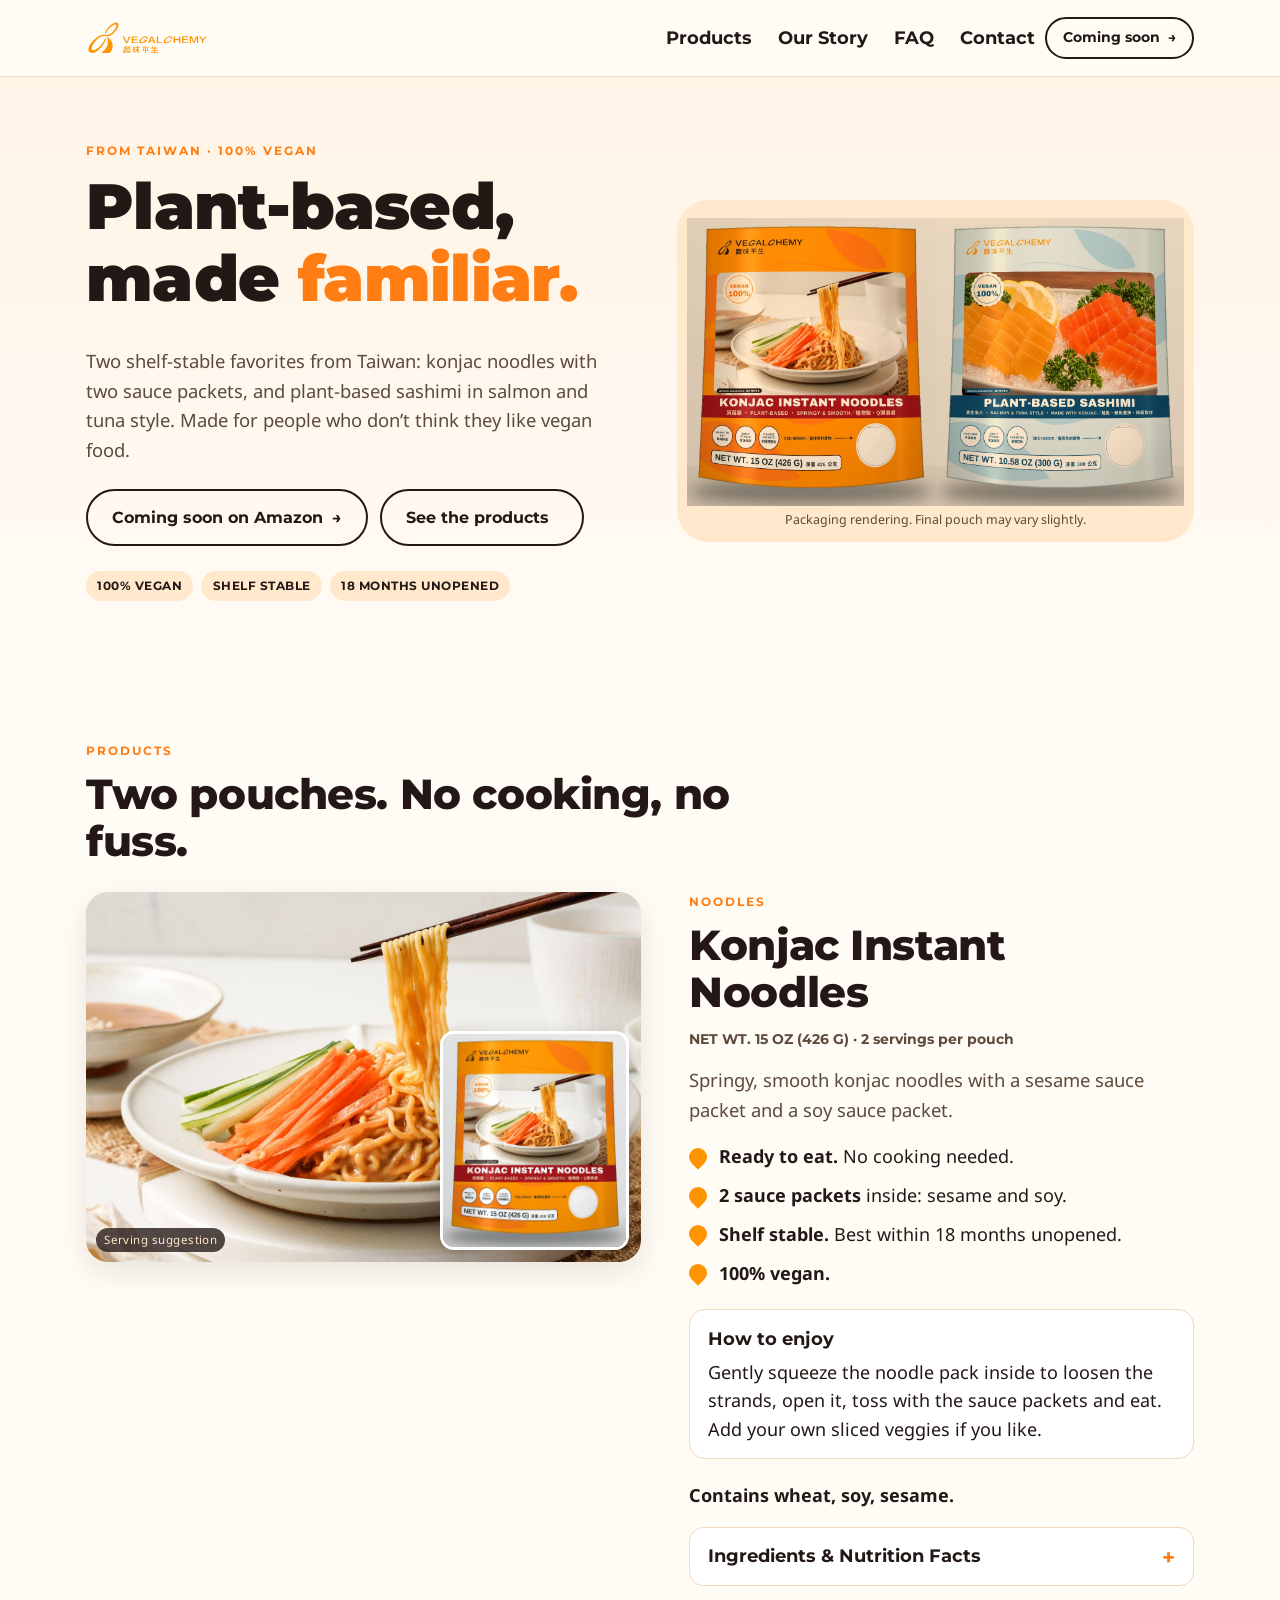
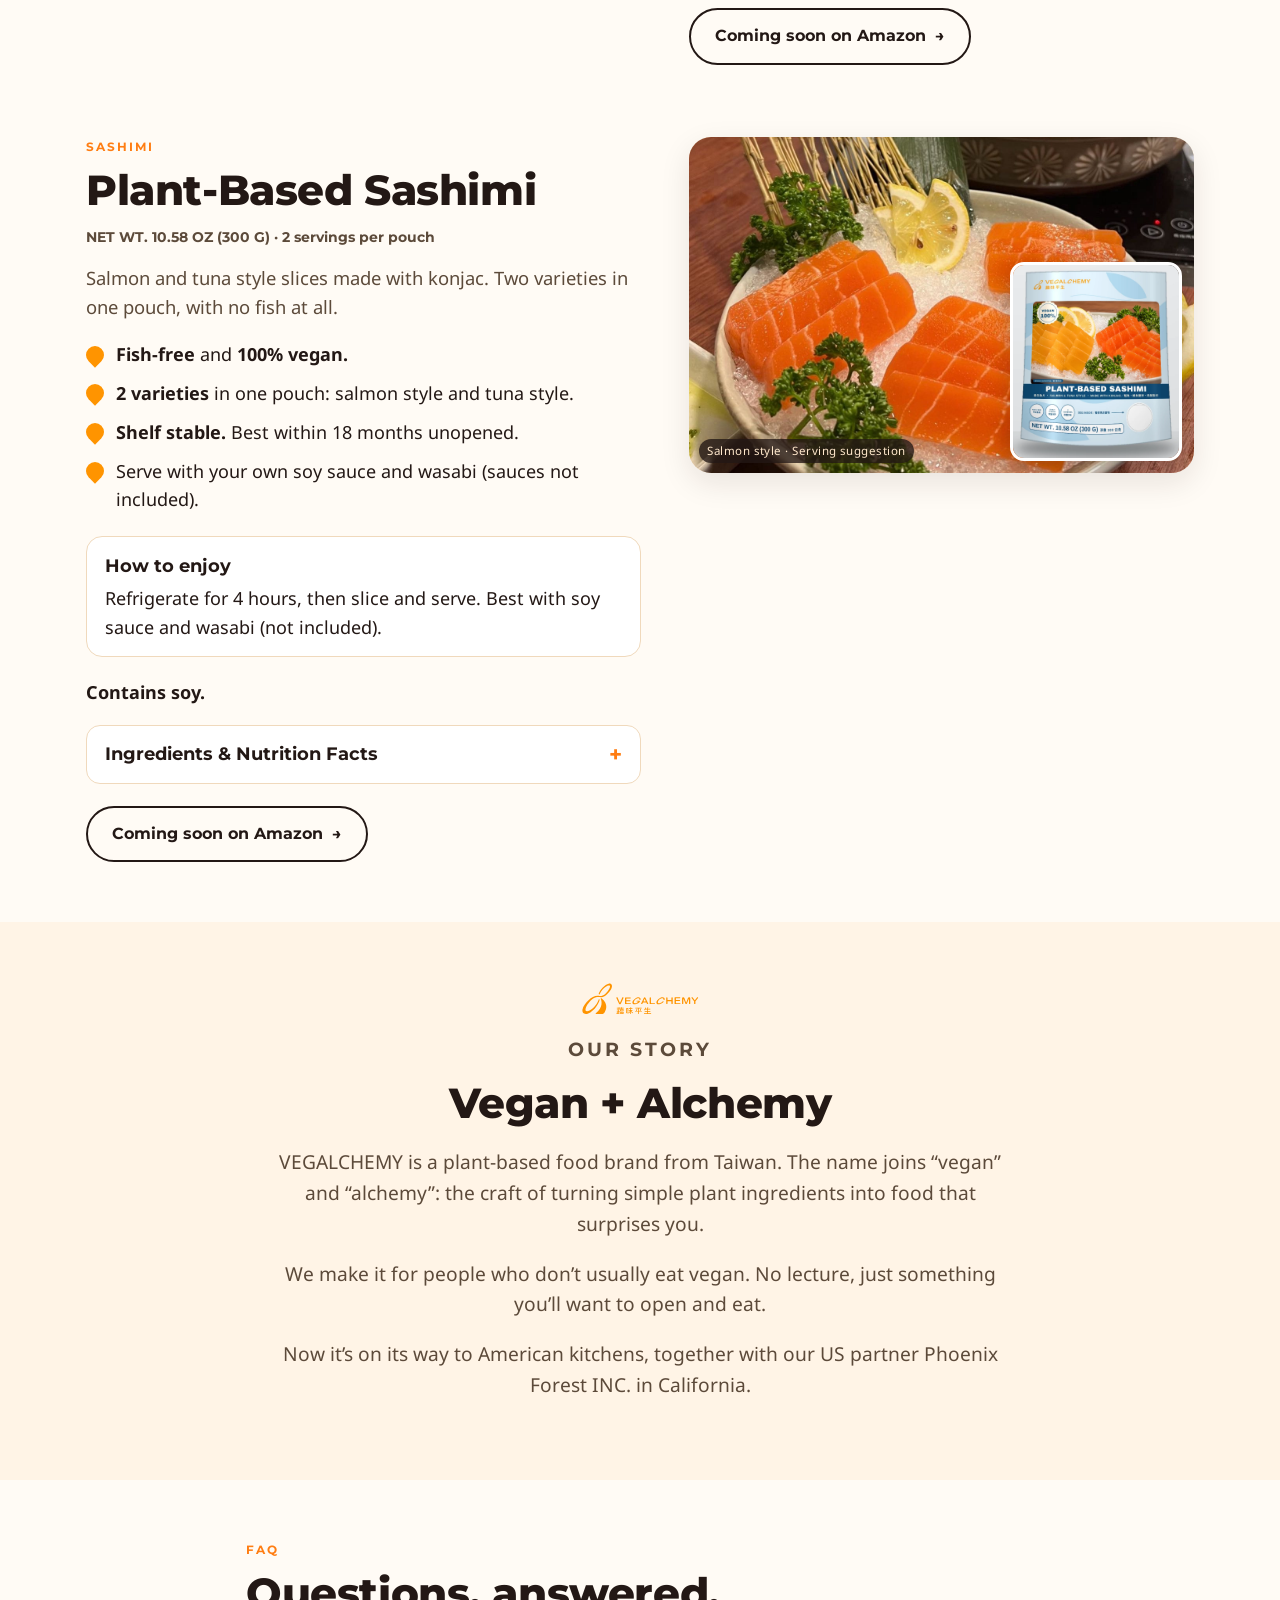
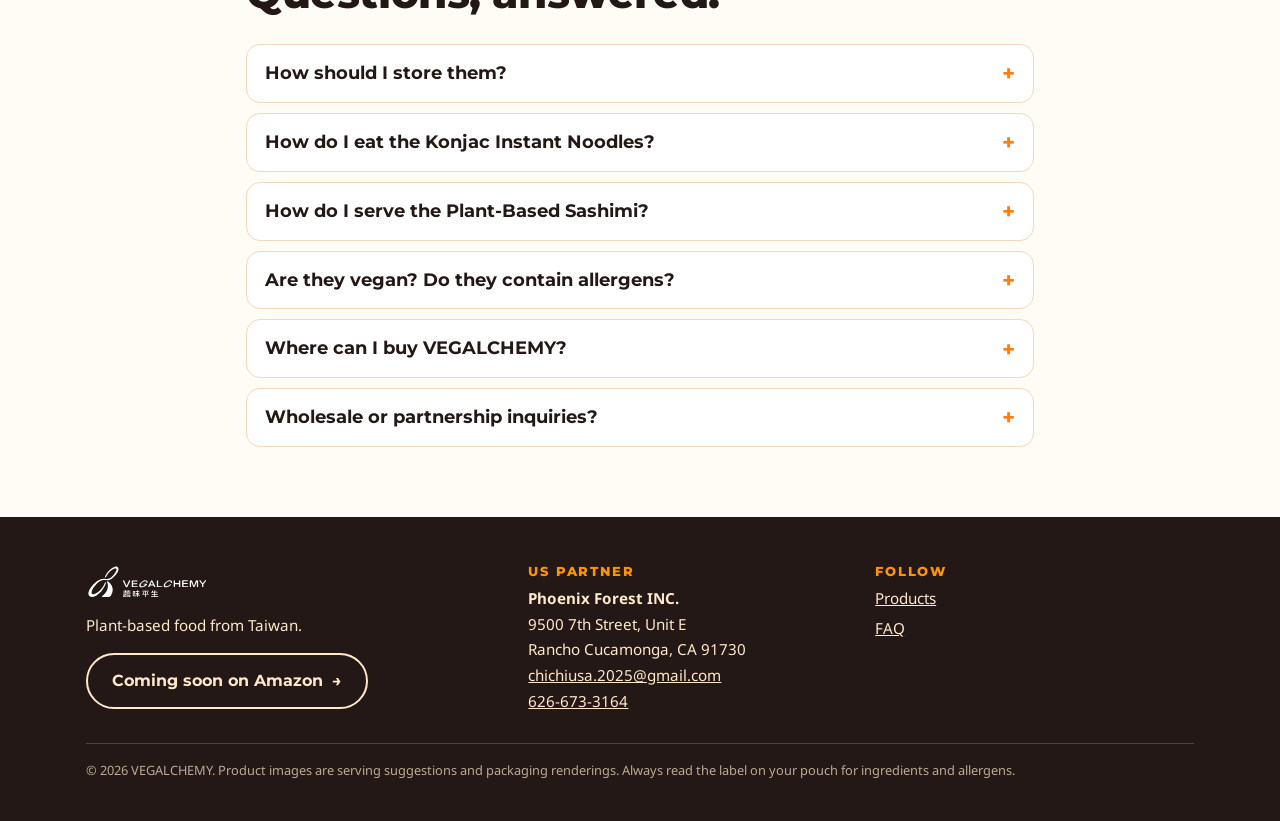
<file: index.html>
<!doctype html>
<html lang="en">
<head>
<meta charset="utf-8">
<!-- PREVIEW ONLY: remove the robots line below before going live on meetsuu.us -->
<meta name="robots" content="noindex, nofollow">
<meta name="viewport" content="width=device-width, initial-scale=1">
<title>VEGALCHEMY | Plant-Based Food from Taiwan</title>
<meta name="description" content="VEGALCHEMY: shelf-stable, 100% vegan konjac noodles and plant-based sashimi from Taiwan. Coming soon on Amazon.">
<meta property="og:title" content="VEGALCHEMY | Plant-Based Food from Taiwan">
<meta property="og:description" content="Shelf-stable, 100% vegan konjac noodles and plant-based sashimi from Taiwan.">
<meta property="og:type" content="website">
<link rel="icon" href="assets/logo.svg" type="image/svg+xml">
<link rel="preconnect" href="https://fonts.googleapis.com">
<link rel="preconnect" href="https://fonts.gstatic.com" crossorigin>
<link href="https://fonts.googleapis.com/css2?family=Montserrat:wght@600;700;800;900&family=Noto+Sans:wght@400;500;700&display=swap" rel="stylesheet">
<link rel="stylesheet" href="assets/style.css">
<!-- Amazon links live in assets/config.js (AMAZON_URL / AMAZON_KONJAC_URL / AMAZON_SASHIMI_URL) -->
<script src="assets/config.js"></script>
</head>
<body>
<a class="skip" href="#main">Skip to content</a>

<header class="site-header">
  <div class="wrap bar">
    <a class="brand" href="#top" aria-label="VEGALCHEMY home"><img src="assets/logo.svg" alt="VEGALCHEMY 蔬味平生" width="108" height="30"></a>
    <div class="nav-wrap">
      <nav id="site-nav" aria-label="Main">
        <a href="#products">Products</a>
        <a href="#story">Our Story</a>
        <a href="#faq">FAQ</a>
        <a href="#contact">Contact</a>
      </nav>
      <a class="btn sm header-cta is-soon" href="#contact" data-amazon="store" data-soon="Coming soon" data-live="Buy on Amazon"><span data-label>Coming soon</span></a>
      <button class="nav-toggle" type="button" aria-expanded="false" aria-controls="site-nav" aria-label="Menu"><span></span></button>
    </div>
  </div>
</header>

<main id="main">
<div id="top"></div>

<!-- HERO -->
<section class="hero">
  <div class="wrap hero-grid">
    <div>
      <p class="eyebrow">From Taiwan &middot; 100% Vegan</p>
      <h1>Plant-based, made <em>familiar.</em></h1>
      <p class="lede">Two shelf-stable favorites from Taiwan: konjac noodles with two sauce packets, and plant-based sashimi in salmon and tuna style. Made for people who don&rsquo;t think they like vegan food.</p>
      <div class="hero-actions">
        <a class="btn is-soon" href="#contact" data-amazon="store"><span data-label>Coming soon on Amazon</span></a>
        <a class="btn ghost" href="#products">See the products</a>
      </div>
      <ul class="hero-badges" aria-label="Highlights">
        <li class="chip">100% Vegan</li>
        <li class="chip">Shelf stable</li>
        <li class="chip">18 months unopened</li>
      </ul>
    </div>
    <figure class="hero-art" style="margin:0">
      <img src="assets/pouch-noodle.webp" width="800" height="928" alt="VEGALCHEMY Konjac Instant Noodles stand-up pouch">
      <img src="assets/pouch-sashimi.webp" width="800" height="928" alt="VEGALCHEMY Plant-Based Sashimi stand-up pouch">
      <figcaption>Packaging rendering. Final pouch may vary slightly.</figcaption>
    </figure>
  </div>
</section>

<!-- PRODUCTS -->
<section id="products">
  <div class="wrap">
    <div class="section-head">
      <p class="eyebrow">Products</p>
      <h2>Two pouches. No cooking, no fuss.</h2>
    </div>

    <!-- Konjac noodles -->
    <article class="product" id="konjac">
      <div class="media">
        <figure class="photo" style="margin:0">
          <img src="assets/noodles-photo.jpg" width="1600" height="1023" alt="Chopsticks lifting springy yellow konjac noodles above a plate with carrot and cucumber strips" loading="lazy">
          <img class="pouch" src="assets/pouch-noodle.webp" width="800" height="928" alt="Konjac Instant Noodles pouch, front" loading="lazy">
          <figcaption>Serving suggestion</figcaption>
        </figure>
      </div>
      <div>
        <p class="eyebrow">Noodles</p>
        <h2 class="product-name">Konjac Instant Noodles</h2>
        <p class="net">NET WT. 15 OZ (426 G) &middot; 2 servings per pouch</p>
        <p class="lede">Springy, smooth konjac noodles with a sesame sauce packet and a soy sauce packet.</p>
        <ul class="points">
          <li><strong>Ready to eat.</strong> No cooking needed.</li>
          <li><strong>2 sauce packets</strong> inside: sesame and soy.</li>
          <li><strong>Shelf stable.</strong> Best within 18 months unopened.</li>
          <li><strong>100% vegan.</strong></li>
        </ul>
        <div class="how"><strong>How to enjoy</strong>
          <p>Gently squeeze the noodle pack inside to loosen the strands, open it, toss with the sauce packets and eat. Add your own sliced veggies if you like.</p>
        </div>
        <p class="allergen">Contains wheat, soy, sesame.</p>

        <details>
          <summary>Ingredients &amp; Nutrition Facts</summary>
          <div class="details-body">
            <h4>Ingredients</h4>
            <p><strong>Konjac noodles:</strong> Water, wheat starch, konjac powder, non-GMO soy protein, hydroxypropyl distarch phosphate, curdlan gum, acetylated distarch adipate, sodium alginate, titanium dioxide, canola oil, &beta;-carotene, calcium hydroxide.</p>
            <p><strong>Sesame sauce packet:</strong> White sesame, soybean oil.</p>
            <p><strong>Soy sauce packet:</strong> Black bean soy sauce, sesame oil, sugar, salt, seasoning (sodium L-glutamate, disodium 5&prime;-inosinate, disodium 5&prime;-guanosine nucleotide phosphate, disodium succinate, aminoacetic acid, DL-alanine).</p>
            <p><strong>Allergens:</strong> Contains wheat, soy, sesame.</p>
            <h4>Nutrition Facts</h4>
            <p class="fine">2 servings per container. Serving size 1/2 pack (213 g): noodles 175 g + soy sauce 25 g + sesame sauce 13 g.</p>
            <div class="tbl-wrap">
            <table class="nf">
              <thead><tr><th scope="col">Per serving</th><th scope="col">Konjac Noodles (175g)</th><th scope="col">Soy Sauce (25g)</th><th scope="col">Sesame Sauce (13g)</th></tr></thead>
              <tbody>
                <tr><th scope="row">Calories</th><td>170</td><td>35</td><td>80</td></tr>
                <tr><th scope="row">Total Fat</th><td>6g (9%)</td><td>0g (0%)</td><td>6g (9%)</td></tr>
                <tr class="sub"><th scope="row">Saturated Fat</th><td>0g (0%)</td><td>0g (0%)</td><td>1g (5%)</td></tr>
                <tr class="sub"><th scope="row">Trans Fat</th><td>0g</td><td>0g</td><td>0g</td></tr>
                <tr><th scope="row">Cholesterol</th><td>0mg (0%)</td><td>0mg (0%)</td><td>0mg (0%)</td></tr>
                <tr><th scope="row">Sodium</th><td>60mg (3%)</td><td>1220mg (53%)</td><td>5mg (0%)</td></tr>
                <tr><th scope="row">Total Carbs.</th><td>27g (9%)</td><td>6g (2%)</td><td>2g (1%)</td></tr>
                <tr class="sub"><th scope="row">Dietary Fiber</th><td>0g (0%)</td><td>0g (0%)</td><td>0g (0%)</td></tr>
                <tr class="sub"><th scope="row">Total Sugars</th><td>0g</td><td>3g</td><td>0g</td></tr>
                <tr class="sub"><th scope="row">Incl. Added Sugars</th><td>0g (0%)</td><td>0g (0%)</td><td>0g (0%)</td></tr>
                <tr><th scope="row">Protein</th><td>0g</td><td>3g</td><td>2g</td></tr>
              </tbody>
            </table>
            </div>
            <p class="fine">Not a significant source of vitamin D, calcium, iron, and potassium. The % Daily Value (DV) tells you how much a nutrient in a serving of food contributes to a daily diet. 2,000 calories a day is used for general nutrition advice.</p>
            <h4>Storage</h4>
            <p>Store in a cool, dry place away from direct sunlight. Best within 18 months unopened.</p>
          </div>
        </details>

        <div class="cta-row"><a class="btn is-soon" href="#contact" data-amazon="konjac"><span data-label>Coming soon on Amazon</span></a></div>
      </div>
    </article>

    <!-- Plant-based sashimi -->
    <article class="product flip" id="sashimi">
      <div class="media">
        <figure class="photo" style="margin:0">
          <img src="assets/sashimi-photo.jpg" width="1290" height="1086" alt="Salmon-style plant-based sashimi slices on ice with lemon and parsley" loading="lazy">
          <img class="pouch" src="assets/pouch-sashimi.webp" width="800" height="928" alt="Plant-Based Sashimi pouch, front" loading="lazy">
          <figcaption>Salmon style · Serving suggestion</figcaption>
        </figure>
      </div>
      <div>
        <p class="eyebrow">Sashimi</p>
        <h2 class="product-name">Plant-Based Sashimi</h2>
        <p class="net">NET WT. 10.58 OZ (300 G) &middot; 2 servings per pouch</p>
        <p class="lede">Salmon and tuna style slices made with konjac. Two varieties in one pouch, with no fish at all.</p>
        <ul class="points">
          <li><strong>Fish-free</strong> and <strong>100% vegan.</strong></li>
          <li><strong>2 varieties</strong> in one pouch: salmon style and tuna style.</li>
          <li><strong>Shelf stable.</strong> Best within 18 months unopened.</li>
          <li>Serve with your own soy sauce and wasabi (sauces not included).</li>
        </ul>
        <div class="how"><strong>How to enjoy</strong>
          <p>Refrigerate for 4 hours, then slice and serve. Best with soy sauce and wasabi (not included).</p>
        </div>
        <p class="allergen">Contains soy.</p>

        <details>
          <summary>Ingredients &amp; Nutrition Facts</summary>
          <div class="details-body">
            <h4>Ingredients</h4>
            <p><strong>Salmon style:</strong> Water, Hydroxypropyl Distarch Phosphate, Sorbitol, Trehalose, Konjac Flour, Carrageenan, Locust Bean Gum, Calcium Oxide, Potassium Chloride, Sodium Octenyl Succinate Starch, Sorbitol Solution, Mixed Tocopherols (antioxidant), Propylene Glycol, Coconut Oil, Ascorbyl Palmitate (antioxidant), Citric Acid, Beta-Carotene (color), Medium Chain Triglycerides, DATEM, Paprika Extract (color), Canola Oil, Rosemary Extract, Vitamin E, Calcium Carbonate.</p>
            <p><strong>Tuna style:</strong> Water, Hydroxypropyl Distarch Phosphate, Sorbitol, Trehalose, Konjac Flour, Carrageenan, Locust Bean Gum, Calcium Oxide, Potassium Chloride, Sodium Octenyl Succinate Starch, Sorbitol Solution, Mixed Tocopherols (antioxidant), Propylene Glycol, Coconut Oil, Ascorbyl Palmitate (antioxidant), Citric Acid, Maltodextrin, Sunflower Oil, Lycopene (color), Sugar, Ascorbic Acid (antioxidant), Sodium Ascorbate (antioxidant), Silicon Dioxide, Vitamin E, Calcium Carbonate.</p>
            <p><strong>Allergens:</strong> Contains soy.</p>
            <h4>Nutrition Facts</h4>
            <p class="fine">2 servings per container. Serving size 1/2 pack (150 g).</p>
            <div class="tbl-wrap">
            <table class="nf">
              <thead><tr><th scope="col">Per serving</th><th scope="col">Amount</th><th scope="col">% DV*</th></tr></thead>
              <tbody>
                <tr><th scope="row">Calories</th><td>60</td><td></td></tr>
                <tr><th scope="row">Total Fat</th><td>1.0g</td><td>1%</td></tr>
                <tr class="sub"><th scope="row">Saturated Fat</th><td>0g</td><td>0%</td></tr>
                <tr class="sub"><th scope="row">Trans Fat</th><td>0g</td><td></td></tr>
                <tr><th scope="row">Cholesterol</th><td>0mg</td><td>0%</td></tr>
                <tr><th scope="row">Sodium</th><td>530mg</td><td>23%</td></tr>
                <tr><th scope="row">Total Carbohydrate</th><td>14g</td><td>5%</td></tr>
                <tr class="sub"><th scope="row">Dietary Fiber</th><td>0g</td><td>0%</td></tr>
                <tr class="sub"><th scope="row">Total Sugars</th><td>4g</td><td></td></tr>
                <tr class="sub"><th scope="row">Includes Added Sugars</th><td>0g</td><td>0%</td></tr>
                <tr><th scope="row">Protein</th><td>0g</td><td></td></tr>
                <tr><th scope="row">Vitamin D</th><td>0mcg</td><td>0%</td></tr>
                <tr><th scope="row">Calcium</th><td>0mg</td><td>0%</td></tr>
                <tr><th scope="row">Iron</th><td>0mg</td><td>0%</td></tr>
                <tr><th scope="row">Potassium</th><td>0mg</td><td>0%</td></tr>
              </tbody>
            </table>
            </div>
            <p class="fine">*The % Daily Value (DV) tells you how much a nutrient in a serving of food contributes to a daily diet. 2,000 calories a day is used for general nutrition advice.</p>
            <h4>Storage</h4>
            <p>Store in a cool, dry place away from direct sunlight. Best within 18 months unopened.</p>
          </div>
        </details>

        <div class="cta-row"><a class="btn is-soon" href="#contact" data-amazon="sashimi"><span data-label>Coming soon on Amazon</span></a></div>
      </div>
    </article>
  </div>
</section>

<!-- STORY -->
<section id="story" class="band story">
  <div class="wrap">
    <img class="mark" src="assets/logo.svg" alt="" width="240" height="67">
    <p class="eyebrow">Our Story</p>
    <h2>Vegan + Alchemy</h2>
    <p>VEGALCHEMY is a plant-based food brand from Taiwan. The name joins &ldquo;vegan&rdquo; and &ldquo;alchemy&rdquo;: the craft of turning simple plant ingredients into food that surprises you.</p>
    <p>We make it for people who don&rsquo;t usually eat vegan. No lecture, just something you&rsquo;ll want to open and eat.</p>
    <p>Now it&rsquo;s on its way to American kitchens, together with our US partner Phoenix Forest INC. in California.</p>
  </div>
</section>

<!-- FAQ -->
<section id="faq">
  <div class="wrap faq">
    <div class="section-head">
      <p class="eyebrow">FAQ</p>
      <h2>Questions, answered.</h2>
    </div>
    <details>
      <summary>How should I store them?</summary>
      <div class="details-body"><p>Store in a cool, dry place away from direct sunlight. Both products are shelf stable and best within 18 months unopened. Check the printed date on the pouch.</p></div>
    </details>
    <details>
      <summary>How do I eat the Konjac Instant Noodles?</summary>
      <div class="details-body"><p>They&rsquo;re ready to eat, with no cooking needed. Gently squeeze the noodle pack inside to loosen the strands, open it, toss with the two sauce packets (sesame and soy) and eat.</p></div>
    </details>
    <details>
      <summary>How do I serve the Plant-Based Sashimi?</summary>
      <div class="details-body"><p>Refrigerate for 4 hours, then slice and serve. It&rsquo;s best with soy sauce and wasabi, which are not included in the pouch.</p></div>
    </details>
    <details>
      <summary>Are they vegan? Do they contain allergens?</summary>
      <div class="details-body"><p>Both are 100% vegan, and the sashimi is fish-free. The noodles contain wheat, soy and sesame. The sashimi contains soy. Always check the label on your pouch before eating.</p></div>
    </details>
    <details>
      <summary>Where can I buy VEGALCHEMY?</summary>
      <div class="details-body"><p>On Amazon. Our Amazon store is coming soon. This page will link straight to it as soon as it&rsquo;s live, and so will the QR code on the back of every pouch. Questions in the meantime? Contact our US partner below.</p></div>
    </details>
    <details>
      <summary>Wholesale or partnership inquiries?</summary>
      <div class="details-body"><p>Please contact Phoenix Forest INC., our US partner, using the details at the bottom of this page.</p></div>
    </details>
  </div>
</section>
</main>

<!-- FOOTER -->
<footer class="site-footer" id="contact">
  <div class="wrap">
    <div class="foot-grid">
      <div>
        <img src="assets/logo_white.svg" alt="VEGALCHEMY 蔬味平生" width="122" height="34">
        <p>Plant-based food from Taiwan.</p>
        <a class="btn is-soon" href="#contact" data-amazon="store"><span data-label>Coming soon on Amazon</span></a>
      </div>
      <div>
        <h3>US partner</h3>
        <address>
          <strong>Phoenix Forest INC.</strong><br>
          9500 7th Street, Unit E<br>
          Rancho Cucamonga, CA 91730<br>
          <a href="mailto:chichiusa.2025@gmail.com">chichiusa.2025@gmail.com</a><br>
          <a href="tel:+16266733164">626-673-3164</a>
        </address>
      </div>
      <div>
        <h3>Follow</h3>
        <ul class="foot-links">
          <li><a href="#products">Products</a></li>
          <li><a href="#faq">FAQ</a></li>
        </ul>
      </div>
    </div>
    <p class="legal">&copy; 2026 VEGALCHEMY. Product images are serving suggestions and packaging renderings. Always read the label on your pouch for ingredients and allergens.</p>
  </div>
</footer>

<script src="assets/site.js"></script>
</body>
</html>
</file>
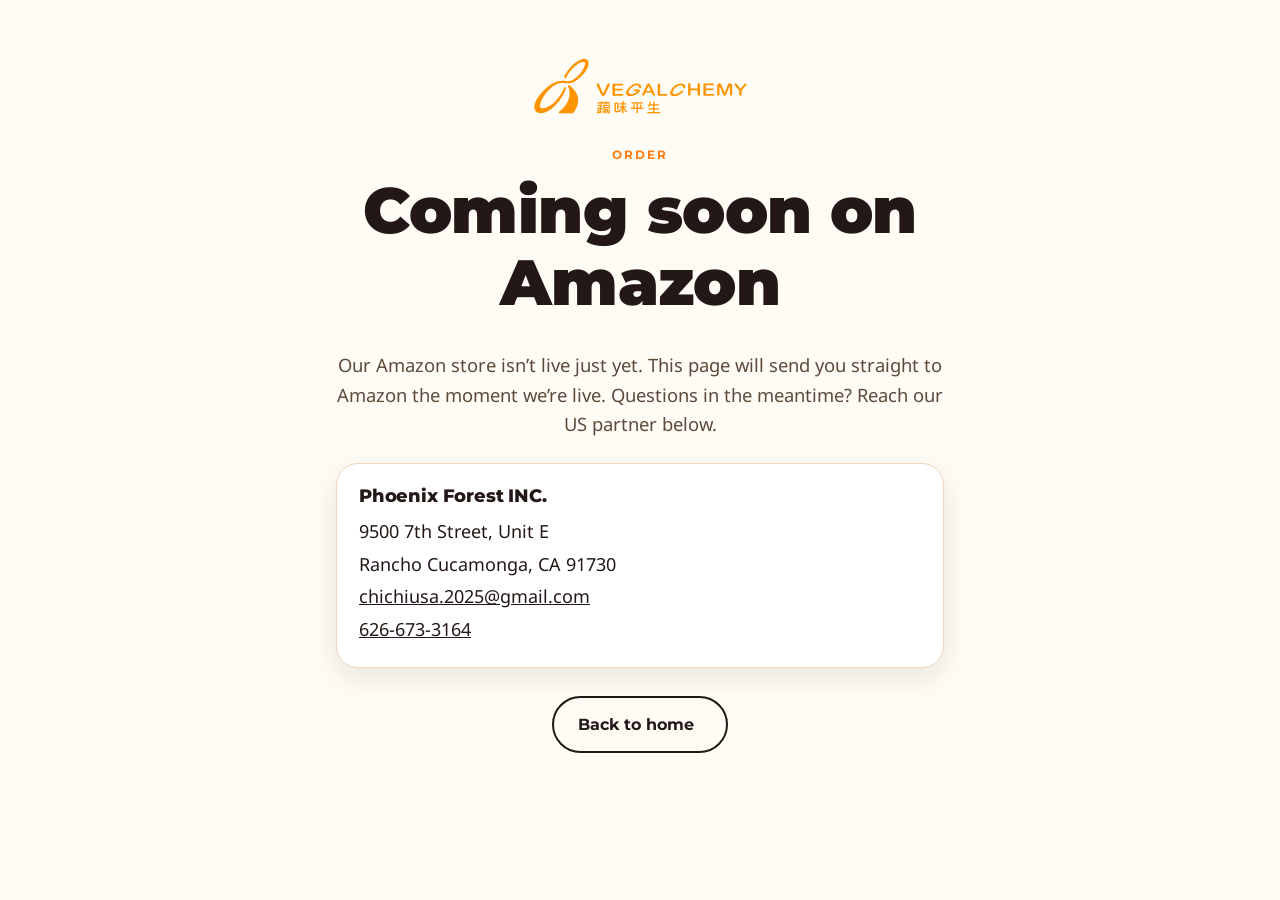
<file: order/index.html>
<!doctype html>
<html lang="en">
<head>
<meta charset="utf-8">
<meta name="viewport" content="width=device-width, initial-scale=1">
<title>Order | VEGALCHEMY</title>
<meta name="description" content="Order VEGALCHEMY plant-based food on Amazon.">
<meta name="robots" content="noindex">
<link rel="icon" href="../assets/logo.svg" type="image/svg+xml">
<link rel="preconnect" href="https://fonts.googleapis.com">
<link rel="preconnect" href="https://fonts.gstatic.com" crossorigin>
<link href="https://fonts.googleapis.com/css2?family=Montserrat:wght@600;700;800;900&family=Noto+Sans:wght@400;500;700&display=swap" rel="stylesheet">
<link rel="stylesheet" href="../assets/style.css">
<!-- This is the page behind the QR code printed on every pouch: https://meetsuu.us/order
     When AMAZON_URL in ../assets/config.js is filled in, visitors are redirected to Amazon immediately. -->
<script src="../assets/config.js"></script>
</head>
<body data-order-page>
<main id="contact">
  <div class="wrap order-box">
    <a href="../"><img class="mark" src="../assets/logo.svg" alt="VEGALCHEMY 蔬味平生" width="220" height="61"></a>
    <p class="eyebrow">Order</p>

    <div id="order-soon">
      <h1>Coming soon on Amazon</h1>
      <p class="lede" style="margin-left:auto;margin-right:auto">Our Amazon store isn&rsquo;t live just yet. This page will send you straight to Amazon the moment we&rsquo;re live. Questions in the meantime? Reach our US partner below.</p>
      <div class="order-card">
        <h3>Phoenix Forest INC.</h3>
        <address>
          9500 7th Street, Unit E<br>
          Rancho Cucamonga, CA 91730<br>
          <a href="mailto:chichiusa.2025@gmail.com">chichiusa.2025@gmail.com</a><br>
          <a href="tel:+16266733164">626-673-3164</a>
        </address>
      </div>
    </div>

    <!-- Shown only when per-product Amazon links exist but no store link -->
    <div id="order-picker" hidden>
      <h1>Choose your pouch</h1>
      <div class="cta-row">
        <a class="btn" href="#" data-amazon="konjac" data-live="Konjac Instant Noodles on Amazon" data-soon="Konjac Instant Noodles: coming soon"><span data-label>Konjac Instant Noodles</span></a>
        <a class="btn" href="#" data-amazon="sashimi" data-live="Plant-Based Sashimi on Amazon" data-soon="Plant-Based Sashimi: coming soon"><span data-label>Plant-Based Sashimi</span></a>
      </div>
    </div>

    <p style="margin-top:28px"><a class="btn ghost" href="../">Back to home</a></p>
  </div>
</main>
<script src="../assets/site.js"></script>
</body>
</html>
</file>
<file: assets/style.css>
/* VEGALCHEMY US site — brand tokens follow C:\claude-context\DESIGN.md */
:root {
  --sun: #FF9400;      /* 暖陽桔 */
  --craft: #FF7D12;    /* 職人桔 */
  --cream: #FFE8CC;    /* 淺米 */
  --ink: #231815;      /* 墨黑 */
  --bg: #FFFBF5;
  --bg-soft: #FFF4E6;
  --brown: #5C4A3A;
  --line: #F0D9BC;
  --radius: 22px;
  --shadow: 0 10px 30px rgba(35, 24, 21, .10);
  --font-head: 'Montserrat', 'Noto Sans', system-ui, sans-serif;
  --font-body: 'Noto Sans', system-ui, -apple-system, 'Segoe UI', Arial, sans-serif;
  color-scheme: light;
}
*, *::before, *::after { box-sizing: border-box; }
html { scroll-behavior: smooth; scroll-padding-top: 84px; }
body { margin: 0; background: var(--bg); color: var(--ink); font-family: var(--font-body); font-size: 17px; line-height: 1.6; -webkit-font-smoothing: antialiased; overflow-x: hidden; }
img { max-width: 100%; height: auto; display: block; }
a { color: inherit; }
h1, h2, h3 { font-family: var(--font-head); line-height: 1.12; margin: 0 0 .5em; letter-spacing: -.01em; }
h1 { font-weight: 900; font-size: clamp(2.2rem, 7vw, 4rem); }
h2 { font-weight: 800; font-size: clamp(1.7rem, 4.6vw, 2.6rem); }
h3 { font-weight: 800; font-size: 1.15rem; }
p { margin: 0 0 1em; }
.wrap { width: 100%; max-width: 1140px; margin: 0 auto; padding: 0 16px; }
.eyebrow { font-family: var(--font-head); font-weight: 700; font-size: .78rem; letter-spacing: .16em; text-transform: uppercase; color: var(--craft); margin-bottom: .8em; }
.lede { font-size: 1.15rem; color: var(--brown); max-width: 34em; }
.skip { position: absolute; left: -999px; top: 0; background: var(--ink); color: var(--cream); padding: 8px 14px; z-index: 100; }
.skip:focus { left: 8px; top: 8px; }

/* Buttons: ink pill + cream text, arrow (DESIGN.md §4) */
.btn { display: inline-flex; align-items: center; justify-content: center; gap: .55em; background: var(--ink); color: var(--cream); font-family: var(--font-head); font-weight: 700; font-size: 1rem; text-decoration: none; padding: .85em 1.5em; border-radius: 999px; border: 2px solid var(--ink); cursor: pointer; transition: background .15s, color .15s, transform .15s; min-height: 48px; }
.btn::after { content: '\2192'; font-weight: 700; }
.btn:hover, .btn:focus-visible { background: var(--sun); border-color: var(--sun); color: var(--ink); transform: translateY(-1px); }
.btn.is-soon { background: transparent; color: var(--ink); }
.btn.is-soon:hover, .btn.is-soon:focus-visible { background: var(--ink); border-color: var(--ink); color: var(--cream); }
.btn.sm { padding: .55em 1.1em; font-size: .9rem; min-height: 40px; }
.btn.ghost { background: transparent; color: var(--ink); }
.btn.ghost::after { content: ''; }
:focus-visible { outline: 3px solid var(--craft); outline-offset: 3px; }

/* Header */
.site-header { position: sticky; top: 0; z-index: 50; background: rgba(255, 251, 245, .94); backdrop-filter: blur(8px); border-bottom: 1px solid var(--line); }
.bar { display: flex; align-items: center; justify-content: space-between; gap: 12px; min-height: 68px; }
.brand img { height: 30px; width: auto; }
.nav-toggle { display: inline-flex; background: none; border: 2px solid var(--ink); border-radius: 12px; width: 44px; height: 44px; align-items: center; justify-content: center; cursor: pointer; padding: 0; }
.nav-toggle span, .nav-toggle span::before, .nav-toggle span::after { display: block; width: 20px; height: 2px; background: var(--ink); position: relative; content: ''; }
.nav-toggle span::before { position: absolute; top: -6px; }
.nav-toggle span::after { position: absolute; top: 6px; }
.nav-wrap { display: flex; align-items: center; gap: 10px; }
#site-nav { display: none; position: absolute; left: 0; right: 0; top: 100%; background: var(--bg); border-bottom: 1px solid var(--line); padding: 8px 16px 16px; }
#site-nav.is-open { display: block; }
#site-nav a { display: block; padding: 12px 4px; text-decoration: none; font-family: var(--font-head); font-weight: 700; border-bottom: 1px solid var(--line); }

/* Hero */
.hero { background: linear-gradient(180deg, var(--bg-soft), var(--bg)); padding: 40px 0 56px; }
.hero-grid { display: grid; gap: 28px; align-items: center; }
.hero h1 em { font-style: normal; color: var(--craft); }
.hero-actions { display: flex; flex-wrap: wrap; gap: 12px; margin-top: 1.4em; }
.hero-badges { display: flex; flex-wrap: wrap; gap: 8px; margin: 1.4em 0 0; padding: 0; list-style: none; }
.chip { background: var(--cream); color: var(--ink); font-family: var(--font-head); font-weight: 700; font-size: .78rem; letter-spacing: .04em; text-transform: uppercase; padding: .4em .9em; border-radius: 999px; }
.hero-art { background: var(--cream); border-radius: 32px; padding: 18px 10px 0; display: grid; grid-template-columns: 1fr 1fr; gap: 0; overflow: hidden; }
.hero-art img { mix-blend-mode: multiply; width: 100%; }
.hero-art figcaption { grid-column: 1 / -1; text-align: center; font-size: .78rem; color: var(--brown); padding: 4px 0 12px; }

/* Sections */
section { padding: 60px 0; }
.band { background: var(--bg-soft); }
.section-head { max-width: 38em; margin-bottom: 28px; }

/* Product */
.product { display: grid; gap: 26px; grid-template-columns: minmax(0, 1fr); }
.product > * { min-width: 0; }
.media { align-self: start; }
.photo { position: relative; border-radius: var(--radius); overflow: hidden; box-shadow: var(--shadow); background: var(--cream); }
.photo img { width: 100%; aspect-ratio: 3 / 2; object-fit: cover; }
.photo figcaption { position: absolute; left: 10px; bottom: 10px; background: rgba(35, 24, 21, .78); color: var(--cream); font-size: .72rem; letter-spacing: .04em; padding: .25em .7em; border-radius: 999px; }
.photo img.pouch { position: absolute; right: 12px; bottom: 12px; width: 36%; height: auto; aspect-ratio: 800 / 928; object-fit: cover; border-radius: 14px; border: 3px solid #fff; box-shadow: 0 8px 22px rgba(35, 24, 21, .28); min-height: 0; }
.product-name { display: flex; flex-wrap: wrap; align-items: baseline; gap: 6px 12px; margin-bottom: .3em; }
.net { font-family: var(--font-head); font-weight: 700; font-size: .9rem; color: var(--brown); }
.points { list-style: none; margin: 1em 0 1.2em; padding: 0; display: grid; gap: 10px; }
.points li { position: relative; padding-left: 30px; }
.points li::before { content: ''; position: absolute; left: 0; top: .3em; width: 18px; height: 18px; border-radius: 50% 50% 50% 0; background: var(--sun); transform: rotate(-45deg); }
.how { background: #fff; border: 1px solid var(--line); border-radius: 16px; padding: 14px 18px; margin: 0 0 1.2em; }
.how strong { font-family: var(--font-head); }
.how p { margin: .2em 0 0; }
.allergen { font-weight: 700; margin-bottom: 1em; }
.cta-row { display: flex; flex-wrap: wrap; gap: 10px; margin-top: 1.2em; }
.product + .product { margin-top: 72px; }

/* details */
details { border: 1px solid var(--line); border-radius: 14px; background: #fff; margin-bottom: 10px; }
summary { cursor: pointer; font-family: var(--font-head); font-weight: 700; padding: 14px 18px; list-style: none; display: flex; justify-content: space-between; align-items: center; gap: 12px; min-height: 48px; }
summary::-webkit-details-marker { display: none; }
summary::after { content: '+'; font-size: 1.4rem; line-height: 1; color: var(--craft); }
details[open] > summary::after { content: '\2212'; }
.details-body { padding: 0 18px 16px; font-size: .95rem; color: var(--brown); }
.details-body h4 { font-family: var(--font-head); margin: 1em 0 .3em; font-size: .85rem; letter-spacing: .08em; text-transform: uppercase; color: var(--ink); }
.details-body p { margin: 0 0 .6em; }
.tbl-wrap { overflow-x: auto; margin: 8px 0; }
table.nf { border-collapse: collapse; width: 100%; font-size: .9rem; min-width: 280px; color: var(--ink); }
table.nf th, table.nf td { padding: 6px 5px; border-bottom: 1px solid var(--line); text-align: center; }
table.nf th:first-child, table.nf td:first-child { text-align: left; }
table.nf thead th { border-bottom: 3px solid var(--ink); font-family: var(--font-head); }
table.nf .sub td:first-child { padding-left: 22px; }
.fine { font-size: .8rem; color: var(--brown); }

/* Story */
.story { text-align: center; }
.story .wrap { max-width: 760px; }
.story p { font-size: 1.2rem; color: var(--brown); }
.story .mark { width: 120px; margin: 0 auto 18px; }

/* FAQ */
.faq { max-width: 820px; }
.faq details .details-body { font-size: 1rem; }

/* Footer */
.site-footer { background: var(--ink); color: var(--cream); padding: 48px 0 28px; font-size: .95rem; }
.site-footer a { color: var(--cream); }
.foot-grid { display: grid; gap: 28px; }
.site-footer img { height: 34px; width: auto; margin-bottom: 14px; }
.site-footer h3 { font-size: .8rem; letter-spacing: .14em; text-transform: uppercase; color: var(--sun); }
.site-footer address { font-style: normal; line-height: 1.7; }
.foot-links { list-style: none; margin: 0; padding: 0; display: grid; gap: 6px; }
.legal { border-top: 1px solid rgba(255, 232, 204, .2); margin-top: 28px; padding-top: 16px; font-size: .8rem; color: rgba(255, 232, 204, .7); }
.site-footer .btn { background: var(--cream); color: var(--ink); border-color: var(--cream); }
.site-footer .btn:hover { background: var(--sun); border-color: var(--sun); }
.site-footer .btn.is-soon { background: transparent; color: var(--cream); }
.site-footer .btn.is-soon:hover { background: var(--cream); color: var(--ink); }

/* Order page */
.order-box { max-width: 640px; margin: 0 auto; text-align: center; padding: 56px 16px 72px; }
.order-box .mark { width: 220px; margin: 0 auto 28px; }
.order-card { background: #fff; border: 1px solid var(--line); border-radius: var(--radius); padding: 22px; margin-top: 24px; text-align: left; box-shadow: var(--shadow); }
.order-card address { font-style: normal; line-height: 1.8; }
.order-box .cta-row { justify-content: center; }
[hidden] { display: none !important; }

@media (min-width: 900px) {
  body { font-size: 18px; }
  .bar { min-height: 76px; }
  .brand img { height: 34px; }
  .nav-toggle { display: none; }
  #site-nav { display: flex; position: static; background: none; border: 0; padding: 0; gap: 26px; }
  #site-nav a { border: 0; padding: 6px 0; }
  #site-nav a:hover { color: var(--craft); }
  .hero { padding: 64px 0 80px; }
  .hero-grid { grid-template-columns: 1.05fr 1fr; gap: 48px; }
  .product { grid-template-columns: minmax(0, 1.1fr) minmax(0, 1fr); gap: 48px; align-items: start; }
  .product.flip .media { order: 2; }
  .media { position: sticky; top: 96px; }
  .photo img.pouch { width: 34%; }
  .foot-grid { grid-template-columns: 1.3fr 1fr 1fr; }
}
@media (prefers-reduced-motion: reduce) {
  html { scroll-behavior: auto; }
  .btn { transition: none; }
}
</file>
